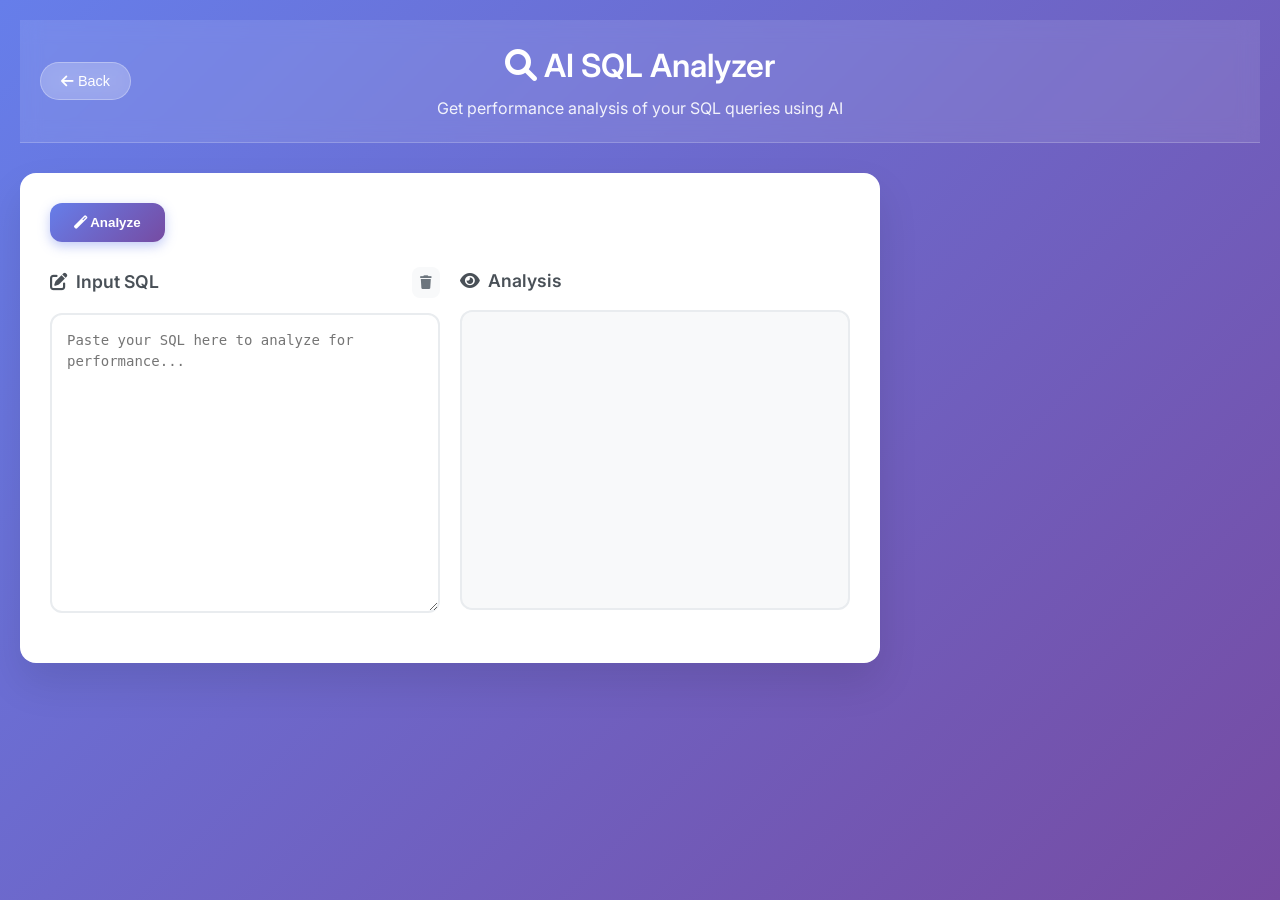
<file: templates/analyzer.html>
<!DOCTYPE html>
<html lang="en">
  <head>
    <meta charset="UTF-8" />
    <meta name="viewport" content="width=device-width, initial-scale=1.0" />
    <title>AI SQL Analyzer</title>
    <link
      href="https://cdnjs.cloudflare.com/ajax/libs/font-awesome/6.0.0/css/all.min.css"
      rel="stylesheet"
    />
    <link
      href="https://fonts.googleapis.com/css2?family=Inter:wght@300;400;500;600;700&display=swap"
      rel="stylesheet"
    />
    <link rel="stylesheet" href="/static/style.css" />
  </head>
  <body>
    <div class="container">
      <header class="header">
        <div class="header-content">
          <div class="header-left">
            <button class="back-btn" onclick="navigateTo('/')">
              <i class="fas fa-arrow-left"></i> Back
            </button>
          </div>
          <div class="header-center">
            <h1><i class="fas fa-search"></i> AI SQL Analyzer</h1>
            <p>Get performance analysis of your SQL queries using AI</p>
          </div>
          <div class="header-right">
          </div>
        </div>
      </header>

      <main class="main-content">
        <div class="formatter-section">
          <div class="controls">
            <button id="analyze-btn" class="primary-btn">
              <i class="fas fa-magic"></i> Analyze
            </button>
          </div>

          <div class="editor-container">
            <div class="input-section">
              <div class="section-header">
                <h3><i class="fas fa-edit"></i> Input SQL</h3>
                <button id="clear-input" class="icon-btn" title="Clear input">
                  <i class="fas fa-trash"></i>
                </button>
              </div>
              <textarea
                id="input-text"
                placeholder="Paste your SQL here to analyze for performance..."
              ></textarea>
            </div>

            <div class="output-section">
              <div class="section-header">
                <h3><i class="fas fa-eye"></i> Analysis</h3>
              </div>
              <pre id="output-text"></pre>
            </div>
          </div>

          <div id="error-message" class="error-message hidden"></div>
        </div>
      </main>
    </div>

    <script src="/static/analyzer.js"></script>
  </body>
</html>
</file>
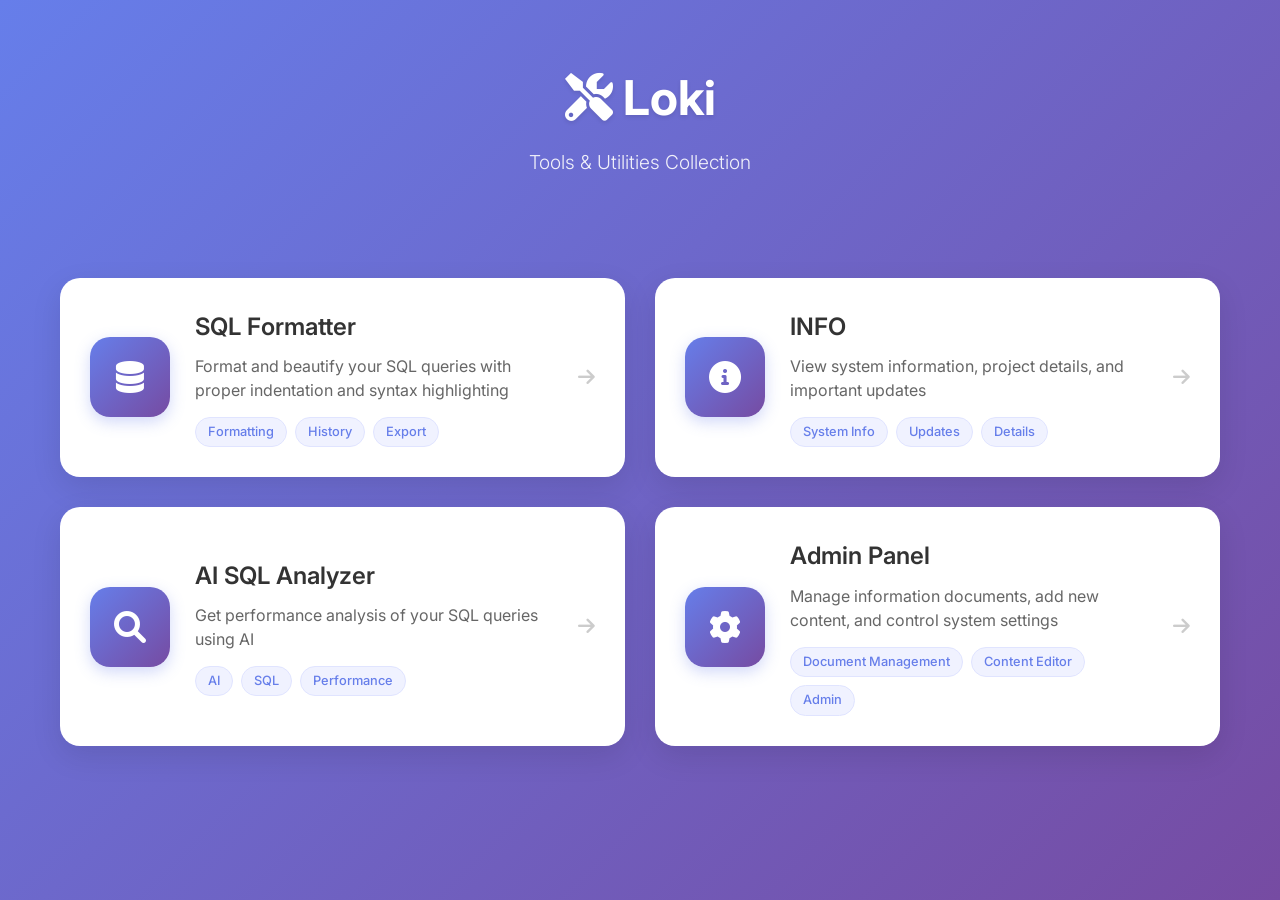
<file: templates/landing.html>
<!DOCTYPE html>
<html lang="en">
  <head>
    <meta charset="UTF-8" />
    <meta name="viewport" content="width=device-width, initial-scale=1.0" />
    <title>Loki - Tools & Utilities</title>
    <link
      href="https://cdnjs.cloudflare.com/ajax/libs/font-awesome/6.0.0/css/all.min.css"
      rel="stylesheet"
    />
    <link
      href="https://fonts.googleapis.com/css2?family=Inter:wght@300;400;500;600;700&display=swap"
      rel="stylesheet"
    />
    <link rel="stylesheet" href="/static/landing.css" />
  </head>
  <body>
    <div class="container">
      <header class="header">
        <div class="header-content">
          <h1><i class="fas fa-tools"></i> Loki</h1>
          <p>Tools & Utilities Collection</p>
        </div>
      </header>

      <main class="main-content">
        <div class="tools-grid">
          <div class="tool-card" onclick="navigateTo('/sql-formatter')">
            <div class="tool-icon">
              <i class="fas fa-database"></i>
            </div>
            <div class="tool-content">
              <h3>SQL Formatter</h3>
              <p>
                Format and beautify your SQL queries with proper indentation and
                syntax highlighting
              </p>
              <div class="tool-features">
                <span class="feature-tag">Formatting</span>
                <span class="feature-tag">History</span>
                <span class="feature-tag">Export</span>
              </div>
            </div>
            <div class="tool-arrow">
              <i class="fas fa-arrow-right"></i>
            </div>
          </div>

          <div class="tool-card" onclick="navigateTo('/info')">
            <div class="tool-icon">
              <i class="fas fa-info-circle"></i>
            </div>
            <div class="tool-content">
              <h3>INFO</h3>
              <p>
                View system information, project details, and important updates
              </p>
              <div class="tool-features">
                <span class="feature-tag">System Info</span>
                <span class="feature-tag">Updates</span>
                <span class="feature-tag">Details</span>
              </div>
            </div>
            <div class="tool-arrow">
              <i class="fas fa-arrow-right"></i>
            </div>
          </div>

          <div class="tool-card" onclick="navigateTo('/sql-analyzer')">
            <div class="tool-icon">
              <i class="fas fa-search"></i>
            </div>
            <div class="tool-content">
              <h3>AI SQL Analyzer</h3>
              <p>
                Get performance analysis of your SQL queries using AI
              </p>
              <div class="tool-features">
                <span class="feature-tag">AI</span>
                <span class="feature-tag">SQL</span>
                <span class="feature-tag">Performance</span>
              </div>
            </div>
            <div class="tool-arrow">
              <i class="fas fa-arrow-right"></i>
            </div>
          </div>

          <div class="tool-card" onclick="navigateTo('/admin')">
            <div class="tool-icon">
              <i class="fas fa-cog"></i>
            </div>
            <div class="tool-content">
              <h3>Admin Panel</h3>
              <p>
                Manage information documents, add new content, and control
                system settings
              </p>
              <div class="tool-features">
                <span class="feature-tag">Document Management</span>
                <span class="feature-tag">Content Editor</span>
                <span class="feature-tag">Admin</span>
              </div>
            </div>
            <div class="tool-arrow">
              <i class="fas fa-arrow-right"></i>
            </div>
          </div>
        </div>
      </main>
    </div>

    <script src="/static/landing.js"></script>
  </body>
</html>
</file>
<file: static/style.css>
/* Reset and base styles */
* {
  margin: 0;
  padding: 0;
  box-sizing: border-box;
}

body {
  font-family: "Inter", -apple-system, BlinkMacSystemFont, "Segoe UI", Roboto,
    sans-serif;
  background: linear-gradient(135deg, #667eea 0%, #764ba2 100%);
  min-height: 100vh;
  color: #333;
  line-height: 1.6;
}

.container {
  max-width: 1400px;
  margin: 0 auto;
  padding: 20px;
}

/* Header */
.header {
  background: rgba(255, 255, 255, 0.1);
  backdrop-filter: blur(10px);
  border-bottom: 1px solid rgba(255, 255, 255, 0.2);
  padding: 20px 0;
  margin-bottom: 30px;
}

.header-content {
  display: flex;
  align-items: center;
  justify-content: space-between;
  max-width: 1400px;
  margin: 0 auto;
  padding: 0 20px;
}

.header-left,
.header-right {
  flex: 1;
}

.header-center {
  text-align: center;
  color: white;
}

.header-center h1 {
  font-size: 2rem;
  font-weight: 600;
  margin-bottom: 5px;
}

.header-center p {
  font-size: 1rem;
  opacity: 0.9;
}

/* Button styles */
.back-btn,
.refresh-btn {
  background: rgba(255, 255, 255, 0.2);
  border: 1px solid rgba(255, 255, 255, 0.3);
  color: white;
  padding: 10px 20px;
  border-radius: 25px;
  cursor: pointer;
  transition: all 0.3s ease;
  font-size: 0.9rem;
  backdrop-filter: blur(10px);
}

.back-btn:hover,
.refresh-btn:hover {
  background: rgba(255, 255, 255, 0.3);
  transform: translateY(-2px);
}

.refresh-btn {
  width: 45px;
  height: 45px;
  padding: 0;
  border-radius: 50%;
  display: flex;
  align-items: center;
  justify-content: center;
}

/* Navigation */
.nav-links {
  display: flex;
  gap: 20px;
  margin-top: 20px;
  justify-content: center;
}

.nav-link {
  display: flex;
  align-items: center;
  gap: 8px;
  padding: 10px 20px;
  background: rgba(255, 255, 255, 0.1);
  color: white;
  text-decoration: none;
  border-radius: 25px;
  transition: all 0.3s ease;
  backdrop-filter: blur(10px);
  border: 1px solid rgba(255, 255, 255, 0.2);
}

.nav-link:hover {
  background: rgba(255, 255, 255, 0.2);
  transform: translateY(-2px);
}

.nav-link.active {
  background: rgba(255, 255, 255, 0.3);
  box-shadow: 0 4px 12px rgba(0, 0, 0, 0.2);
}

/* Main content */
.main-content {
  display: grid;
  gap: 30px;
  grid-template-columns: 1fr 350px;
}

/* Formatter section */
.formatter-section {
  background: white;
  border-radius: 16px;
  padding: 30px;
  box-shadow: 0 20px 40px rgba(0, 0, 0, 0.1);
  backdrop-filter: blur(10px);
}

/* Controls */
.controls {
  display: flex;
  align-items: center;
  gap: 20px;
  margin-bottom: 25px;
  flex-wrap: wrap;
}

.format-type-selector {
  display: flex;
  background: #f8f9fa;
  border-radius: 12px;
  padding: 4px;
  border: 2px solid #e9ecef;
}

.format-btn {
  padding: 10px 20px;
  border: none;
  background: transparent;
  border-radius: 8px;
  cursor: pointer;
  font-weight: 500;
  transition: all 0.3s ease;
  color: #6c757d;
}

.format-btn.active {
  background: #667eea;
  color: white;
  box-shadow: 0 4px 12px rgba(102, 126, 234, 0.4);
}

.format-btn:hover:not(.active) {
  background: #e9ecef;
  color: #495057;
}

.indent-controls {
  display: flex;
  align-items: center;
  gap: 10px;
}

.indent-controls label {
  font-weight: 500;
  color: #495057;
}

.indent-controls select {
  padding: 8px 12px;
  border: 2px solid #e9ecef;
  border-radius: 8px;
  background: white;
  font-size: 14px;
  cursor: pointer;
  transition: border-color 0.3s ease;
}

.indent-controls select:focus {
  outline: none;
  border-color: #667eea;
}

.primary-btn {
  padding: 12px 24px;
  background: linear-gradient(135deg, #667eea 0%, #764ba2 100%);
  color: white;
  border: none;
  border-radius: 12px;
  font-weight: 600;
  cursor: pointer;
  transition: all 0.3s ease;
  box-shadow: 0 4px 12px rgba(102, 126, 234, 0.4);
}

.primary-btn:hover {
  transform: translateY(-2px);
  box-shadow: 0 8px 20px rgba(102, 126, 234, 0.6);
}

.primary-btn:active {
  transform: translateY(0);
}

/* Editor container */
.editor-container {
  display: grid;
  grid-template-columns: 1fr 1fr;
  gap: 20px;
  margin-bottom: 20px;
}

.input-section,
.output-section {
  display: flex;
  flex-direction: column;
}

.section-header {
  display: flex;
  justify-content: space-between;
  align-items: center;
  margin-bottom: 15px;
}

.section-header h3 {
  font-size: 1.1rem;
  font-weight: 600;
  color: #495057;
  display: flex;
  align-items: center;
  gap: 8px;
}

.output-actions {
  display: flex;
  gap: 8px;
}

.icon-btn {
  padding: 8px;
  border: none;
  background: #f8f9fa;
  border-radius: 8px;
  cursor: pointer;
  transition: all 0.3s ease;
  color: #6c757d;
}

.icon-btn:hover {
  background: #e9ecef;
  color: #495057;
  transform: scale(1.05);
}

.danger-btn {
  padding: 8px 16px;
  border: none;
  background: #dc3545;
  color: white;
  border-radius: 8px;
  cursor: pointer;
  font-size: 14px;
  transition: all 0.3s ease;
}

.danger-btn:hover {
  background: #c82333;
  transform: scale(1.05);
}

/* Text areas and output */
#input-text {
  width: 100%;
  min-height: 300px;
  padding: 15px;
  border: 2px solid #e9ecef;
  border-radius: 12px;
  font-family: "Monaco", "Menlo", "Ubuntu Mono", monospace;
  font-size: 14px;
  line-height: 1.5;
  resize: vertical;
  transition: border-color 0.3s ease;
}

#input-text:focus {
  outline: none;
  border-color: #667eea;
  box-shadow: 0 0 0 3px rgba(102, 126, 234, 0.1);
}

#output-text {
  width: 100%;
  min-height: 300px;
  padding: 15px;
  border: 2px solid #e9ecef;
  border-radius: 12px;
  background: #f8f9fa;
  font-family: "Monaco", "Menlo", "Ubuntu Mono", monospace;
  font-size: 14px;
  line-height: 1.5;
  overflow: auto;
  white-space: pre-wrap;
  word-wrap: break-word;
}

/* Expanded view for editor */
.editor-container.expanded {
  position: fixed;
  top: 0;
  left: 0;
  width: 100%;
  height: 100%;
  background: white;
  z-index: 1000;
  padding: 20px;
  display: flex;
  flex-direction: column;
}

.editor-container.expanded .input-section {
  display: none;
}

.editor-container.expanded .output-section {
  flex-grow: 1;
  height: 100%;
  display: flex;
  flex-direction: column;
}

.editor-container.expanded #output-text {
  flex-grow: 1;
  min-height: 0;
}

/* Error message */
.error-message {
  padding: 15px;
  background: #f8d7da;
  border: 1px solid #f5c6cb;
  border-radius: 8px;
  color: #721c24;
  margin-top: 20px;
}

.error-message.hidden {
  display: none;
}

/* History section */
.history-section {
  background: white;
  border-radius: 16px;
  padding: 25px;
  box-shadow: 0 20px 40px rgba(0, 0, 0, 0.1);
  backdrop-filter: blur(10px);
  height: fit-content;
}

.history-list {
  max-height: 600px;
  overflow-y: auto;
}

.loading {
  text-align: center;
  color: #6c757d;
  padding: 20px;
  font-style: italic;
}

.history-item {
  border: 1px solid #e9ecef;
  border-radius: 12px;
  margin-bottom: 15px;
  overflow: hidden;
  transition: all 0.3s ease;
}

.history-item:hover {
  box-shadow: 0 4px 12px rgba(0, 0, 0, 0.1);
  transform: translateY(-2px);
}

.history-header {
  display: flex;
  justify-content: space-between;
  align-items: center;
  padding: 12px 15px;
  background: #f8f9fa;
  border-bottom: 1px solid #e9ecef;
}

.history-meta {
  display: flex;
  align-items: center;
  gap: 10px;
}

.format-type-badge {
  padding: 4px 8px;
  border-radius: 6px;
  font-size: 12px;
  font-weight: 600;
  text-transform: uppercase;
}

.format-type-badge.json {
  background: #e3f2fd;
  color: #1976d2;
}

.format-type-badge.sql {
  background: #f3e5f5;
  color: #7b1fa2;
}

.timestamp {
  font-size: 12px;
  color: #6c757d;
}

.history-actions {
  display: flex;
  gap: 5px;
}

.load-history-btn,
.delete-history-btn {
  padding: 6px;
  border: none;
  background: transparent;
  border-radius: 6px;
  cursor: pointer;
  transition: all 0.3s ease;
  font-size: 12px;
}

.load-history-btn {
  color: #28a745;
}

.load-history-btn:hover {
  background: #d4edda;
  color: #155724;
}

.delete-history-btn {
  color: #dc3545;
}

.delete-history-btn:hover {
  background: #f8d7da;
  color: #721c24;
}

.history-preview {
  padding: 15px;
}

.preview-content {
  font-family: "Monaco", "Menlo", "Ubuntu Mono", monospace;
  font-size: 12px;
  line-height: 1.4;
  color: #495057;
  max-height: 100px;
  overflow: hidden;
  position: relative;
}

.preview-content::after {
  content: "";
  position: absolute;
  bottom: 0;
  right: 0;
  width: 100%;
  height: 20px;
  background: linear-gradient(transparent, white);
  pointer-events: none;
}

/* Responsive design */
@media (max-width: 1200px) {
  .main-content {
    grid-template-columns: 1fr;
  }

  .history-section {
    order: -1;
  }
}

@media (max-width: 768px) {
  .container {
    padding: 15px;
  }

  .header-content {
    flex-direction: column;
    gap: 15px;
  }

  .header-left,
  .header-right {
    flex: none;
  }

  .header-center h1 {
    font-size: 1.8rem;
  }

  .formatter-section {
    padding: 20px;
  }

  .controls {
    flex-direction: column;
    align-items: stretch;
  }

  .editor-container {
    grid-template-columns: 1fr;
  }

  .format-type-selector {
    justify-content: center;
  }

  .nav-links {
    flex-direction: column;
    align-items: center;
  }
}

/* Scrollbar styling */
::-webkit-scrollbar {
  width: 8px;
}

::-webkit-scrollbar-track {
  background: #f1f1f1;
  border-radius: 4px;
}

::-webkit-scrollbar-thumb {
  background: #c1c1c1;
  border-radius: 4px;
}

::-webkit-scrollbar-thumb:hover {
  background: #a8a8a8;
}

/* Animations */
@keyframes fadeIn {
  from {
    opacity: 0;
    transform: translateY(20px);
  }
  to {
    opacity: 1;
    transform: translateY(0);
  }
}

.formatter-section,
.history-section {
  animation: fadeIn 0.6s ease-out;
}

/* Success animation */
@keyframes successPulse {
  0% {
    transform: scale(1);
  }
  50% {
    transform: scale(1.05);
  }
  100% {
    transform: scale(1);
  }
}

.success {
  animation: successPulse 0.3s ease-in-out;
}
</file>
<file: static/landing.css>
/* Reset and base styles */
* {
  margin: 0;
  padding: 0;
  box-sizing: border-box;
}

body {
  font-family: "Inter", -apple-system, BlinkMacSystemFont, "Segoe UI", Roboto,
    sans-serif;
  background: linear-gradient(135deg, #667eea 0%, #764ba2 100%);
  min-height: 100vh;
  color: #333;
  line-height: 1.6;
}

.container {
  max-width: 1200px;
  margin: 0 auto;
  padding: 0 20px;
}

/* Header styles */
.header {
  text-align: center;
  padding: 60px 0 40px;
  color: white;
}

.header-content h1 {
  font-size: 3rem;
  font-weight: 700;
  margin-bottom: 10px;
  text-shadow: 0 2px 4px rgba(0, 0, 0, 0.1);
}

.header-content p {
  font-size: 1.2rem;
  opacity: 0.9;
  font-weight: 300;
}

/* Main content */
.main-content {
  padding: 20px 0 60px;
}

.tools-grid {
  display: grid;
  grid-template-columns: repeat(auto-fit, minmax(400px, 1fr));
  gap: 30px;
  margin-top: 40px;
}

/* Tool card styles */
.tool-card {
  background: white;
  border-radius: 20px;
  padding: 30px;
  box-shadow: 0 10px 30px rgba(0, 0, 0, 0.1);
  transition: all 0.3s ease;
  cursor: pointer;
  position: relative;
  overflow: hidden;
  display: flex;
  align-items: center;
  gap: 25px;
}

.tool-card::before {
  content: "";
  position: absolute;
  top: 0;
  left: 0;
  right: 0;
  height: 4px;
  background: linear-gradient(90deg, #667eea, #764ba2);
  transform: scaleX(0);
  transition: transform 0.3s ease;
}

.tool-card:hover {
  transform: translateY(-5px);
  box-shadow: 0 20px 40px rgba(0, 0, 0, 0.15);
}

.tool-card:hover::before {
  transform: scaleX(1);
}

.tool-card:hover .tool-arrow {
  transform: translateX(5px);
  color: #667eea;
}

/* Tool icon */
.tool-icon {
  flex-shrink: 0;
  width: 80px;
  height: 80px;
  border-radius: 20px;
  background: linear-gradient(135deg, #667eea, #764ba2);
  display: flex;
  align-items: center;
  justify-content: center;
  color: white;
  font-size: 2rem;
  box-shadow: 0 5px 15px rgba(102, 126, 234, 0.3);
}

/* Tool content */
.tool-content {
  flex: 1;
}

.tool-content h3 {
  font-size: 1.5rem;
  font-weight: 600;
  margin-bottom: 8px;
  color: #333;
}

.tool-content p {
  color: #666;
  margin-bottom: 15px;
  line-height: 1.5;
}

/* Feature tags */
.tool-features {
  display: flex;
  gap: 8px;
  flex-wrap: wrap;
}

.feature-tag {
  background: #f0f2ff;
  color: #667eea;
  padding: 4px 12px;
  border-radius: 20px;
  font-size: 0.8rem;
  font-weight: 500;
  border: 1px solid #e0e4ff;
}

/* Tool arrow */
.tool-arrow {
  flex-shrink: 0;
  color: #ccc;
  font-size: 1.2rem;
  transition: all 0.3s ease;
}

/* Responsive design */
@media (max-width: 768px) {
  .header-content h1 {
    font-size: 2.5rem;
  }

  .tools-grid {
    grid-template-columns: 1fr;
    gap: 20px;
  }

  .tool-card {
    padding: 25px;
    flex-direction: column;
    text-align: center;
    gap: 20px;
  }

  .tool-icon {
    width: 70px;
    height: 70px;
    font-size: 1.8rem;
  }

  .tool-arrow {
    display: none;
  }
}

@media (max-width: 480px) {
  .container {
    padding: 0 15px;
  }

  .header {
    padding: 40px 0 30px;
  }

  .header-content h1 {
    font-size: 2rem;
  }

  .tool-card {
    padding: 20px;
  }
}
</file>
